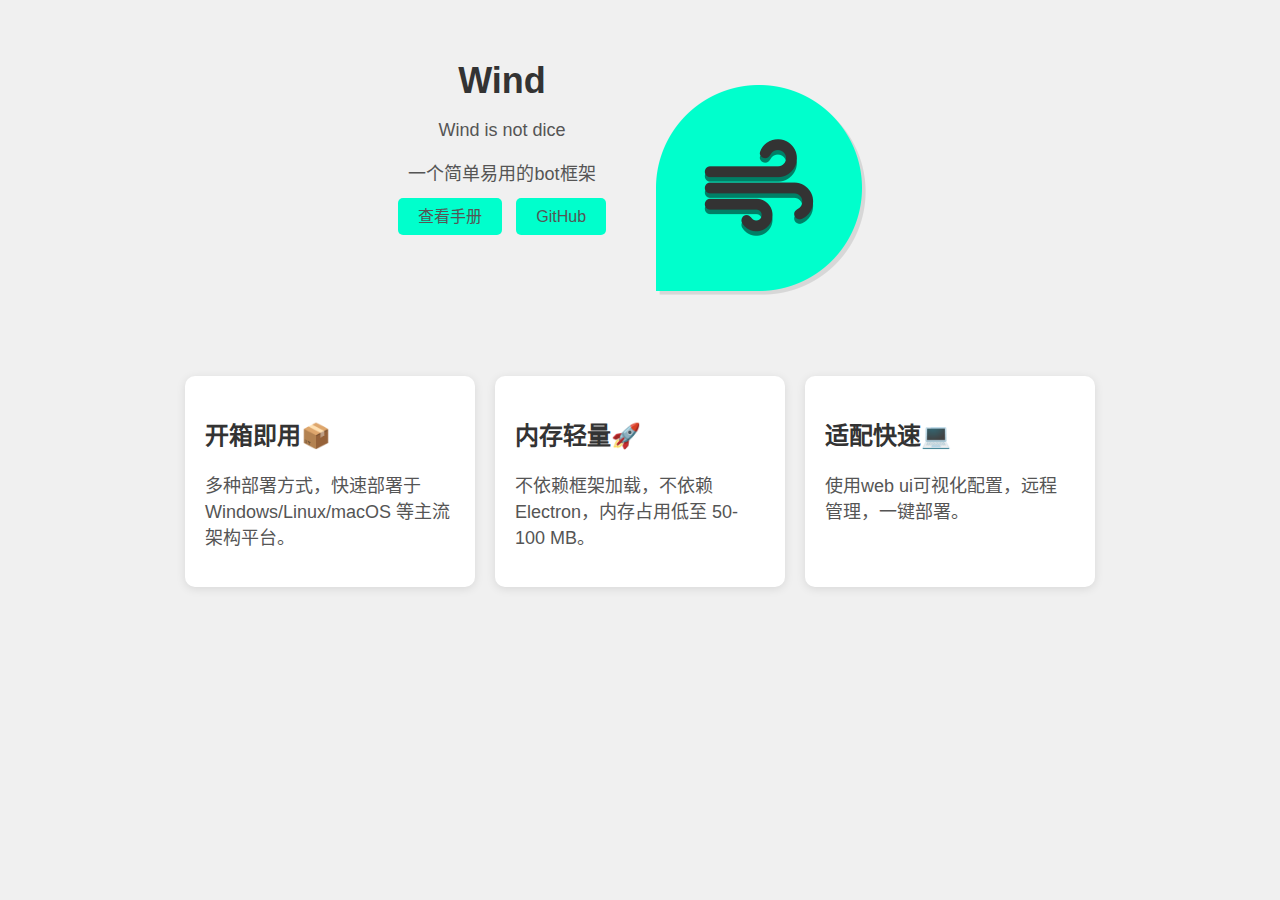
<file: doc/index.html>
<!DOCTYPE html>
<html lang="zh-CN">
<head>
    <meta charset="UTF-8">
    <meta name="viewport" content="width=device-width, initial-scale=1.0">
    <title>WIND</title>
    <link rel="stylesheet" href="styles.css">
</head>
<body>
<header>
    <div class="container">
    <div>
        <h1>Wind</h1>
        <p>Wind is not dice</p>
        <p>一个简单易用的bot框架</p>
        <a href="./developer_doc.html" class="button">查看手册</a>
        <a href="#" class="button">GitHub</a>
    </div>
    <img class="logo" src="../icon.png" alt="logo" width="256">
    </div>
</header>
<div class="container">
    <div class="card">
        <h2>开箱即用📦</h2>
        <p>多种部署方式，快速部署于 Windows/Linux/macOS 等主流架构平台。</p>
    </div>
    <div class="card">
        <h2>内存轻量🚀</h2>
        <p>不依赖框架加载，不依赖 Electron，内存占用低至 50-100 MB。</p>
    </div>
    <div class="card">
        <h2>适配快速💻</h2>
        <p>使用web ui可视化配置，远程管理，一键部署。</p>
    </div>
</div>
</body>
</html>
</file>
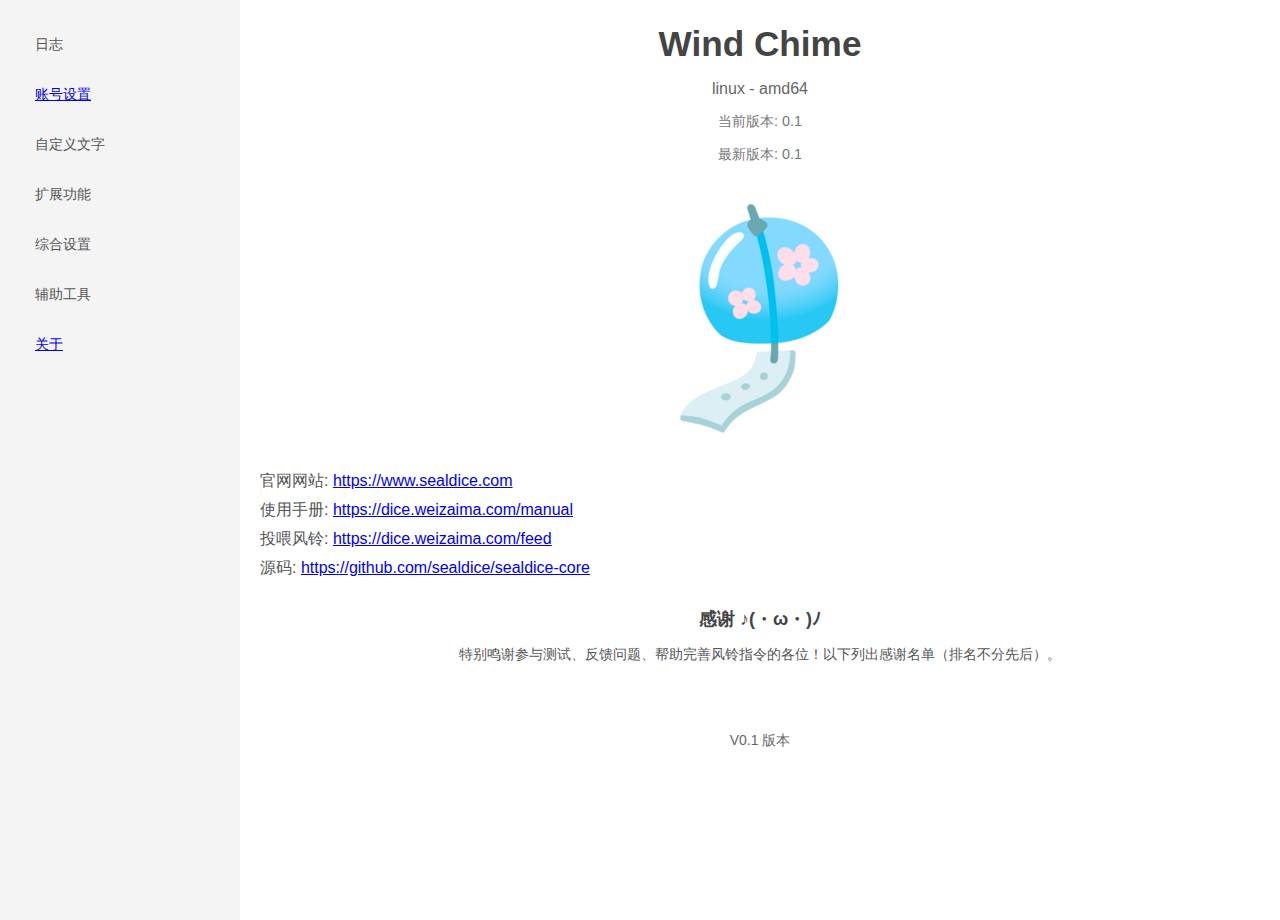
<file: webui/index.html>
<!DOCTYPE html>
<html lang="en">
<head>
    <meta charset="UTF-8">
    <meta name="viewport" content="width=device-width, initial-scale=1.0">
    <title>Wind Chime</title>
    <link rel="stylesheet" href="styles.css">
</head>
<body>
    <div class="container">
        <!-- 左侧导航栏 -->
        <aside class="sidebar">
            <ul>
                <li>日志</li>
                <li><a href="account.html">账号设置</a></li>
                <li>自定义文字</li>
                <li>扩展功能</li>
                <li>综合设置</li>
                <li>辅助工具</li>
                <li><a href="index.html">关于</a></li>
            </ul>
        </aside>

        <!-- 右侧主要内容 -->
        <main class="content">
            <header>
                <h1>Wind Chime</h1>
                <p class="version">linux - amd64</p>
                <p class="subversion">当前版本: 0.1</p>
                <p class="subversion">最新版本: 0.1</p>
            </header>

            <div class="wind-image">
                <img src="image/wind.png" alt="wind Mascot">
            </div>

            <section class="links">
                <p>官网网站: <a href="https://www.sealdice.com" target="_blank">https://www.sealdice.com</a></p>
                <p>使用手册: <a href="https://dice.weizaima.com/manual" target="_blank">https://dice.weizaima.com/manual</a></p>
                <p>投喂风铃: <a href="https://dice.weizaima.com/feed" target="_blank">https://dice.weizaima.com/feed</a></p>
                <p>源码: <a href="https://github.com/sealdice/sealdice-core" target="_blank">https://github.com/sealdice/sealdice-core</a></p>                   
            </section>

            <section class="credits">
                <h2>感谢 ♪(・ω・)ﾉ</h2>
                <p>特别鸣谢参与测试、反馈问题、帮助完善风铃指令的各位！以下列出感谢名单（排名不分先后）。</p>
            </section>

            <footer>
                <p>V0.1 版本</p>
            </footer>
        </main>
    </div>
</body>
</html>
</file>
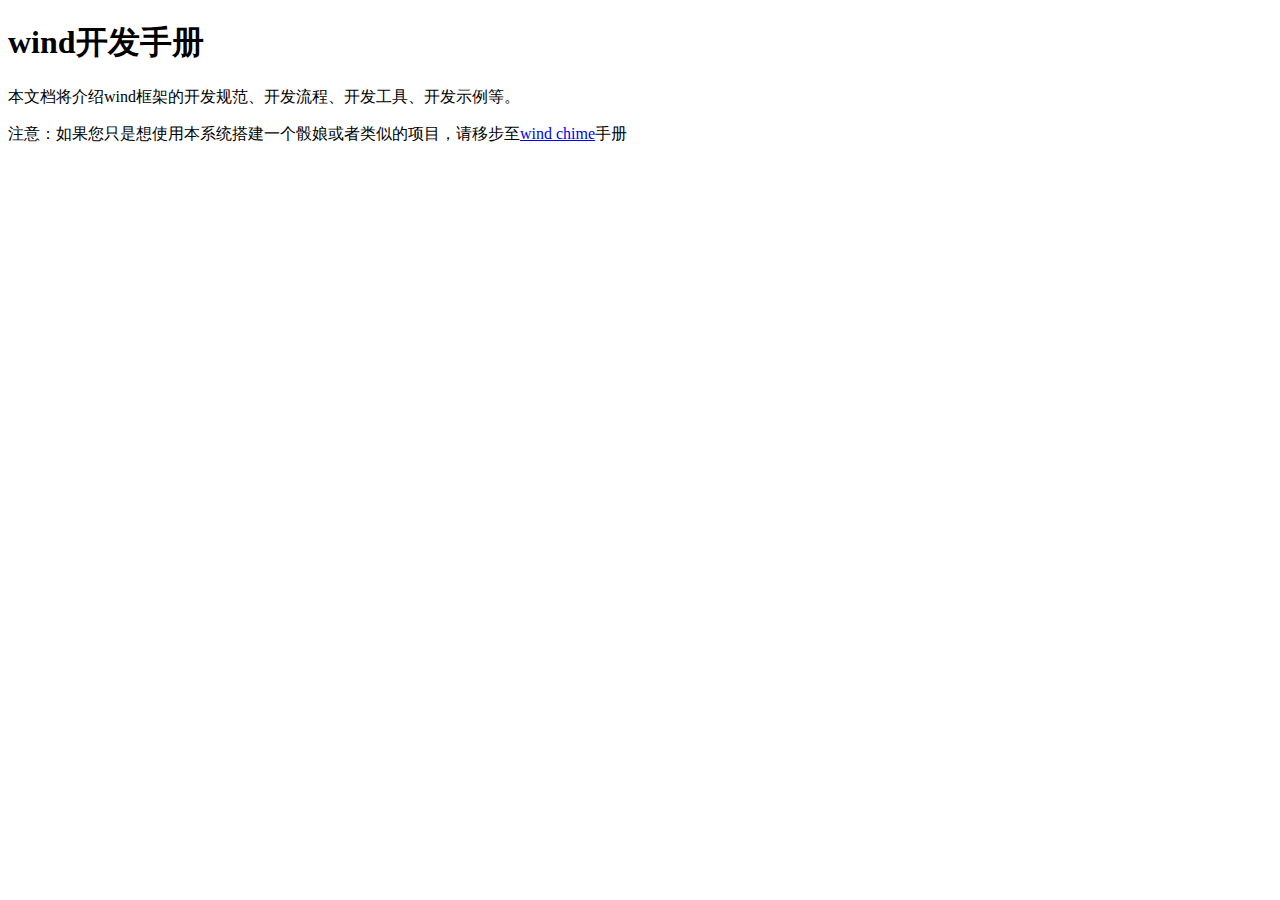
<file: doc/developer_doc.html>
<!DOCTYPE html>
<html lang="en">
<head>
    <meta charset="UTF-8">
    <title>wind开发手册</title>
</head>
<body>
<h1>wind开发手册</h1>
<p>本文档将介绍wind框架的开发规范、开发流程、开发工具、开发示例等。</p>
<p>注意：如果您只是想使用本系统搭建一个骰娘或者类似的项目，请移步至<a href="./wind_chime_doc.html">wind chime</a>手册</p>
</body>
</html>
</file>
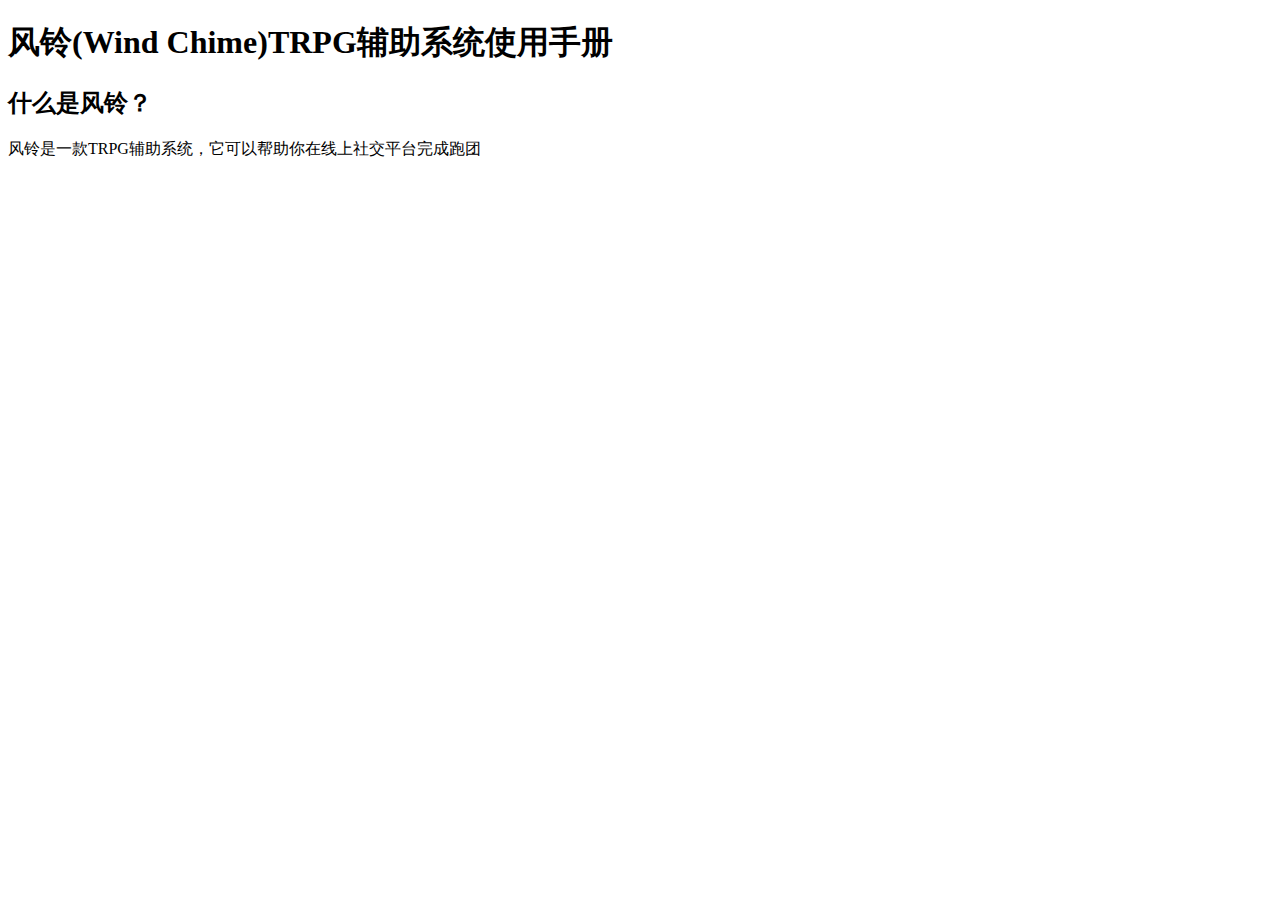
<file: doc/wind_chime_doc.html>
<!DOCTYPE html>
<html lang="en">
<head>
    <meta charset="UTF-8">
    <title>Wind Chime 使用说明</title>
</head>
<body>
<h1>风铃(Wind Chime)TRPG辅助系统使用手册</h1>
<h2>什么是风铃？</h2>
<p>风铃是一款TRPG辅助系统，它可以帮助你在线上社交平台完成跑团</p>
</body>
</html>
</file>
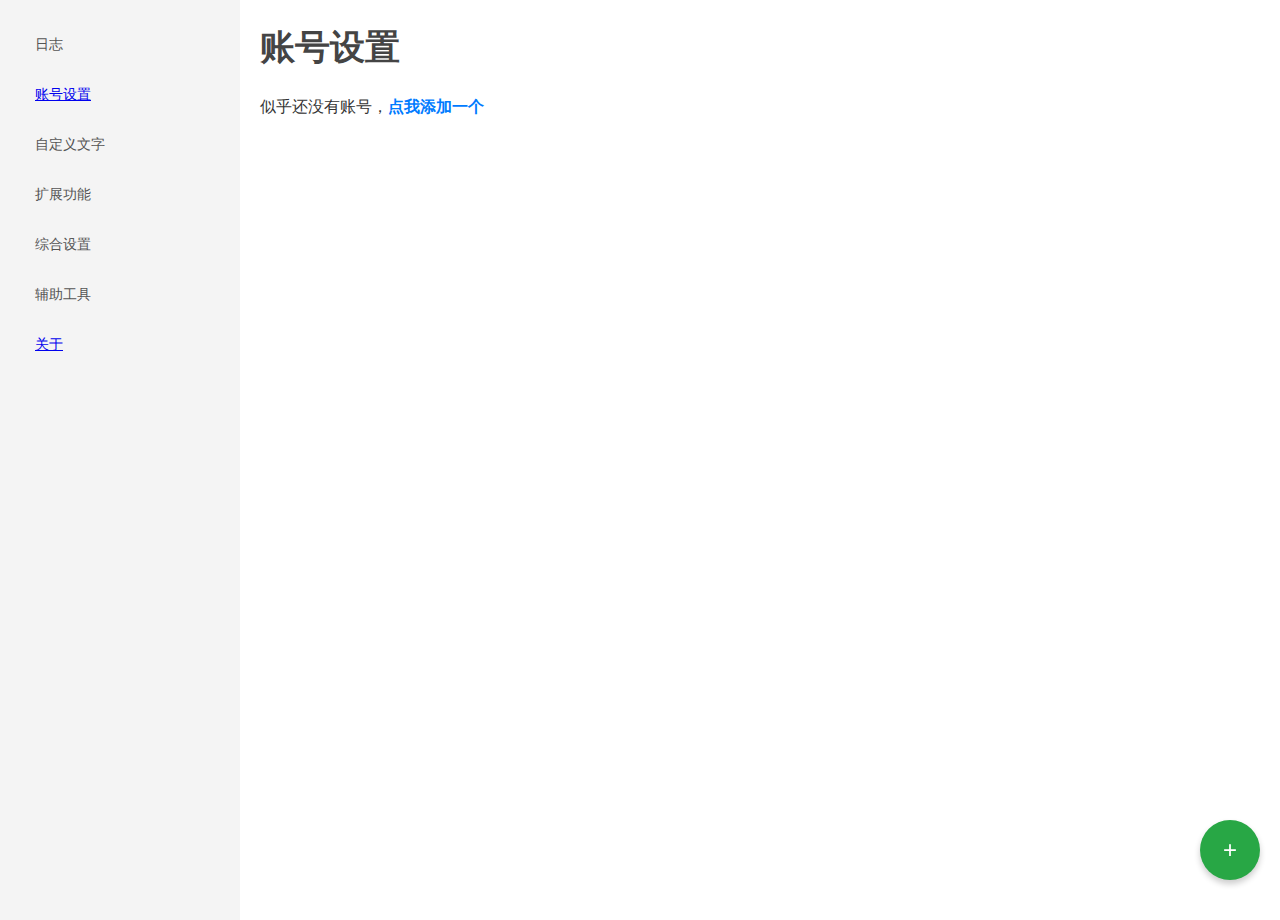
<file: webui/account.html>
<!DOCTYPE html>
<html lang="en">
<head>
    <meta charset="UTF-8">
    <meta name="viewport" content="width=device-width, initial-scale=1.0">
    <title>账号设置</title>
    <link rel="stylesheet" href="styles.css">
    <link rel="stylesheet" href="account.css">
</head>
<body>
    <div class="container">
        <!-- 左侧导航栏 -->
        <aside class="sidebar">
            <ul>
                <li>日志</li>
                <li><a href="account.html">账号设置</a></li>
                <li>自定义文字</li>
                <li>扩展功能</li>
                <li>综合设置</li>
                <li>辅助工具</li>
                <li><a href="index.html">关于</a></li>
            </ul>
        </aside>

        <!-- 主内容区 -->
        <main class="content">
            <header>
                <h1>账号设置</h1>
            </header>
            <section class="account-section">
                <p id="no-account-msg">似乎还没有账号，<a href="#" id="add-link">点我添加一个</a></p>
            </section>
            <footer>
                <button class="add-button" id="add-button">+</button>
            </footer>
        </main>
    </div>

    <!-- 添加账号弹窗 -->
    <div id="add-account-modal" class="modal" style="display: none;">
        <div class="modal-content">
            <h2>账号登录</h2>
            <form id="account-form">
                <label for="account-type">账号类型</label>
                <select id="account-type" name="account-type">
                    <option value="qq">QQ(内置客户端)</option>
                    <option value="weixin">微信</option>
                    <option value="email">电子邮件</option>
                </select>
                <label for="account">账号</label>
                <input type="text" id="account" name="account" required>
                <div class="form-actions">
                    <button type="button" id="cancel-button">取消</button>
                    <button type="submit">添加</button>
                </div>
            </form>
        </div>
    </div>

    <script>
        // 打开弹窗
        function openModal() {
            document.getElementById('add-account-modal').style.display = 'block';
        }

        // 关闭弹窗
        function closeModal() {
            document.getElementById('add-account-modal').style.display = 'none';
        }

        // 添加账号功能
        document.getElementById('account-form').addEventListener('submit', function(e) {
            e.preventDefault();
            closeModal();
            document.getElementById('no-account-msg').style.display = 'none';
            alert('账号已添加');
        });

        // 绑定按钮点击事件
        document.getElementById('add-link').addEventListener('click', openModal);
        document.getElementById('add-button').addEventListener('click', openModal);
        document.getElementById('cancel-button').addEventListener('click', closeModal);
    </script>
</body>
</html>
</file>
<file: doc/styles.css>
body {
    font-family: Arial, sans-serif;
    background-color: #f0f0f0;
    color: #333;
    margin: 0;
    padding: 0;
}
header {
    text-align: center;
    padding: 20px;
}
h1 {
    color: #333;
    font-size: 36px;
    margin: 0;
}
p {
    color: #555;
    font-size: 18px;
}
.container {
    display: flex;
    justify-content: center;
    margin-top: 40px;
    gap: 20px;
}
.card {
    background: white;
    padding: 20px;
    border-radius: 10px;
    box-shadow: 0 2px 10px rgba(0, 0, 0, 0.1);
    width: 250px;
}
.button {
    background-color: #0fc;
    color: #555;
    padding: 10px 20px;
    border: none;
    border-radius: 5px;
    cursor: pointer;
    margin: 5px;
    text-decoration: none;
}
</file>
<file: webui/styles.css>
/* 全局样式 */
body {
    margin: 0;
    padding: 0;
    font-family: "Arial", sans-serif;
    background-color: #f8f9fa;
    display: flex;
    justify-content: center; /* 水平居中 */
    align-items: center; /* 垂直居中 */
    height: 100vh;
    color: #333;
}

/* 容器布局 */
.container {
    display: flex;
    width: 100%;
    height: 100%;
    justify-content: center; /* 水平居中 */
    align-items: center; /* 垂直居中 */
}

/* 左侧导航栏样式 */
.sidebar {
    width: 200px;
    height: 100vh;
    background-color: #f4f4f4;
    padding: 20px;
    box-shadow: 2px 0 5px rgba(0, 0, 0, 0.1);
    display: flex;
    flex-direction: column;
    justify-content: flex-start;
}

.sidebar ul {
    list-style: none;
    padding: 0;
}

.sidebar ul li {
    padding: 12px 15px;
    margin: 8px 0;
    font-size: 14px;
    border-radius: 5px;
    cursor: pointer;
    color: #555;
    transition: all 0.2s;
}

.sidebar ul li:hover,
.sidebar ul li.active {
    background-color: #e8e8e8;
    color: #000;
    font-weight: bold;
}

/* 右侧内容样式 */
.content {
    flex: 1;
    height: 100vh;
    padding: 20px;
    display: flex;
    flex-direction: column;
    background-color: #fff;
}

/* 标题和版本信息 */

header h1 {
    text-align: center;
    font-size: 2.2rem;
    margin-bottom: 10px;
    color: #444;
}

.version {
    text-align: center;
    font-size: 1rem;
    color: #666;
    margin-bottom: 10px;
}

.subversion {
    text-align: center;
    font-size: 0.9rem;
    color: #777;
}

/* logo图片 */
.wind-image {
    text-align: center; /* 居中logo */
}

.wind-image img {
    max-width: 250px; /* 限制宽度 */
    height: auto;
    margin: 20px 0;
}

/* 链接部分 */
.links span {
    text-decoration: none; /* 去掉下划线 */
    color: inherit;
}

.links p {
    font-size: 16px;
    margin: 8px 0;
    color: #555;
}

/* 感谢部分 */
.credits h2 {
    text-align: center;
    margin-top: 20px;
    font-size: 18px;
    color: #444;
}

.credits p {
    text-align: center;
    font-size: 14px;
    color: #555;
}

/* 页脚 */
footer {
    text-align: center;
    margin-top: 30px;
    padding: 10px 0;
    font-size: 14px;
    color: #666;
}
</file>
<file: webui/account.css>
header {
    display: flex;
    align-items: flex-start; /* 让内容在垂直方向上对齐到顶部 */
    padding: 0; /* 清除默认的内边距 */
    margin: 0; /* 清除默认的外边距 */
}

/* 使h1居左上角 */
header h1 {
    text-align: left; /* 确保文字左对齐 */
}

/* 自定义 "点我添加一个" 链接的样式 */
.account-section a {
    color: #007bff;
    text-decoration: none;
    font-weight: bold;
    transition: color 0.3s ease;
}

.account-section a:hover {
    color: #0056b3;
}

/* 添加按钮的专属样式 */
.add-button {
    position: fixed;
    bottom: 20px;
    right: 20px;
    width: 60px;
    height: 60px;
    border-radius: 50%;
    background-color: #28a745;
    color: white;
    font-size: 24px;
    display: flex;
    justify-content: center;
    align-items: center;
    border: none;
    box-shadow: 0 4px 6px rgba(0, 0, 0, 0.2);
    cursor: pointer;
    transition: background-color 0.3s ease, transform 0.2s ease;
}

.add-button:hover {
    background-color: #218838;
    transform: scale(1.1);
}

/* 弹窗样式 */
.modal {
    position: fixed; /* 弹窗始终固定在屏幕上 */
    top: 0;
    left: 0;
    width: 100%; /* 覆盖整个屏幕宽度 */
    height: 100%; /* 覆盖整个屏幕高度 */
    background-color: rgba(0, 0, 0, 0.5); /* 半透明背景 */
    display: flex; /* 使用 flexbox 布局 */
    justify-content: center; /* 水平居中 */
    align-items: center; /* 垂直居中 */
    z-index: 1000; /* 确保弹窗位于最顶层 */
}

.modal-content {
    position: fixed; /* 让弹窗固定在屏幕上 */
    top: 50%; /* 垂直居中 */
    left: 50%; /* 水平居中 */
    transform: translate(-50%, -50%); /* 偏移自身宽高的 50% 达到真正居中 */
    background: #fff; /* 背景为白色 */
    padding: 20px; /* 内边距 */
    border-radius: 5px; /* 圆角 */
    width: 100%;
    max-width: 400px; /* 最大宽度 */
    box-sizing: border-box; /* 包括 padding 的总宽度 */
    text-align: left; /* 文本左对齐 */
    box-shadow: 0 4px 8px rgba(0, 0, 0, 0.2); /* 添加轻微的阴影效果 */
    z-index: 1001; /* 确保弹窗内容在遮罩层上方 */
}

.modal-content h2 {
    margin-top: 0;
}

.modal-content label {
    display: block;
    margin: 10px 0 5px;
}

.modal-content input,
.modal-content select {
    width: 100%;
    padding: 8px;
    margin-bottom: 10px;
    border: 1px solid #ccc;
    border-radius: 4px;
}

.form-actions {
    display: flex;
    justify-content: space-between;
}

.form-actions button {
    padding: 8px 12px;
    border: none;
    border-radius: 4px;
    cursor: pointer;
}

#cancel-button {
    background-color: #ccc;
    color: #000;
}

#cancel-button:hover {
    background-color: #aaa;
}

form button[type="submit"] {
    background-color: #28a745;
    color: #fff;
}

form button[type="submit"]:hover {
    background-color: #218838;
}
</file>
